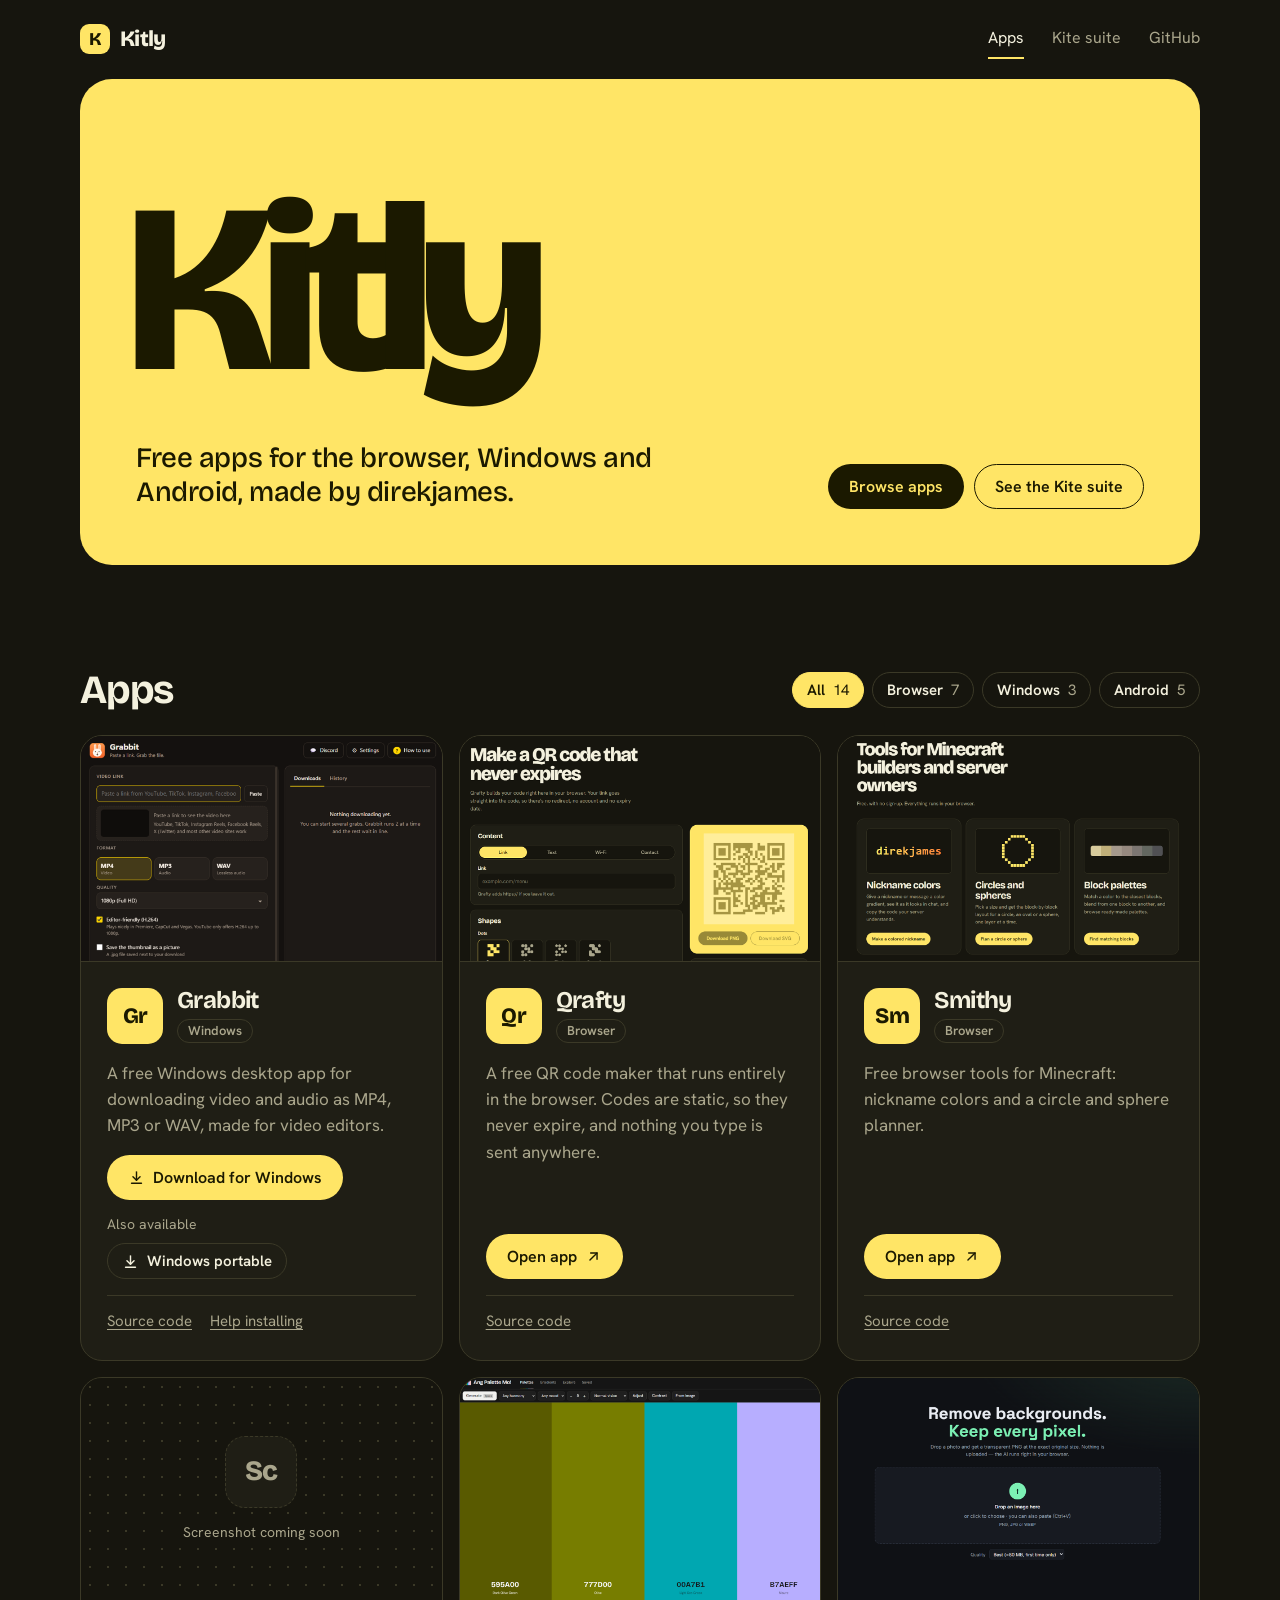
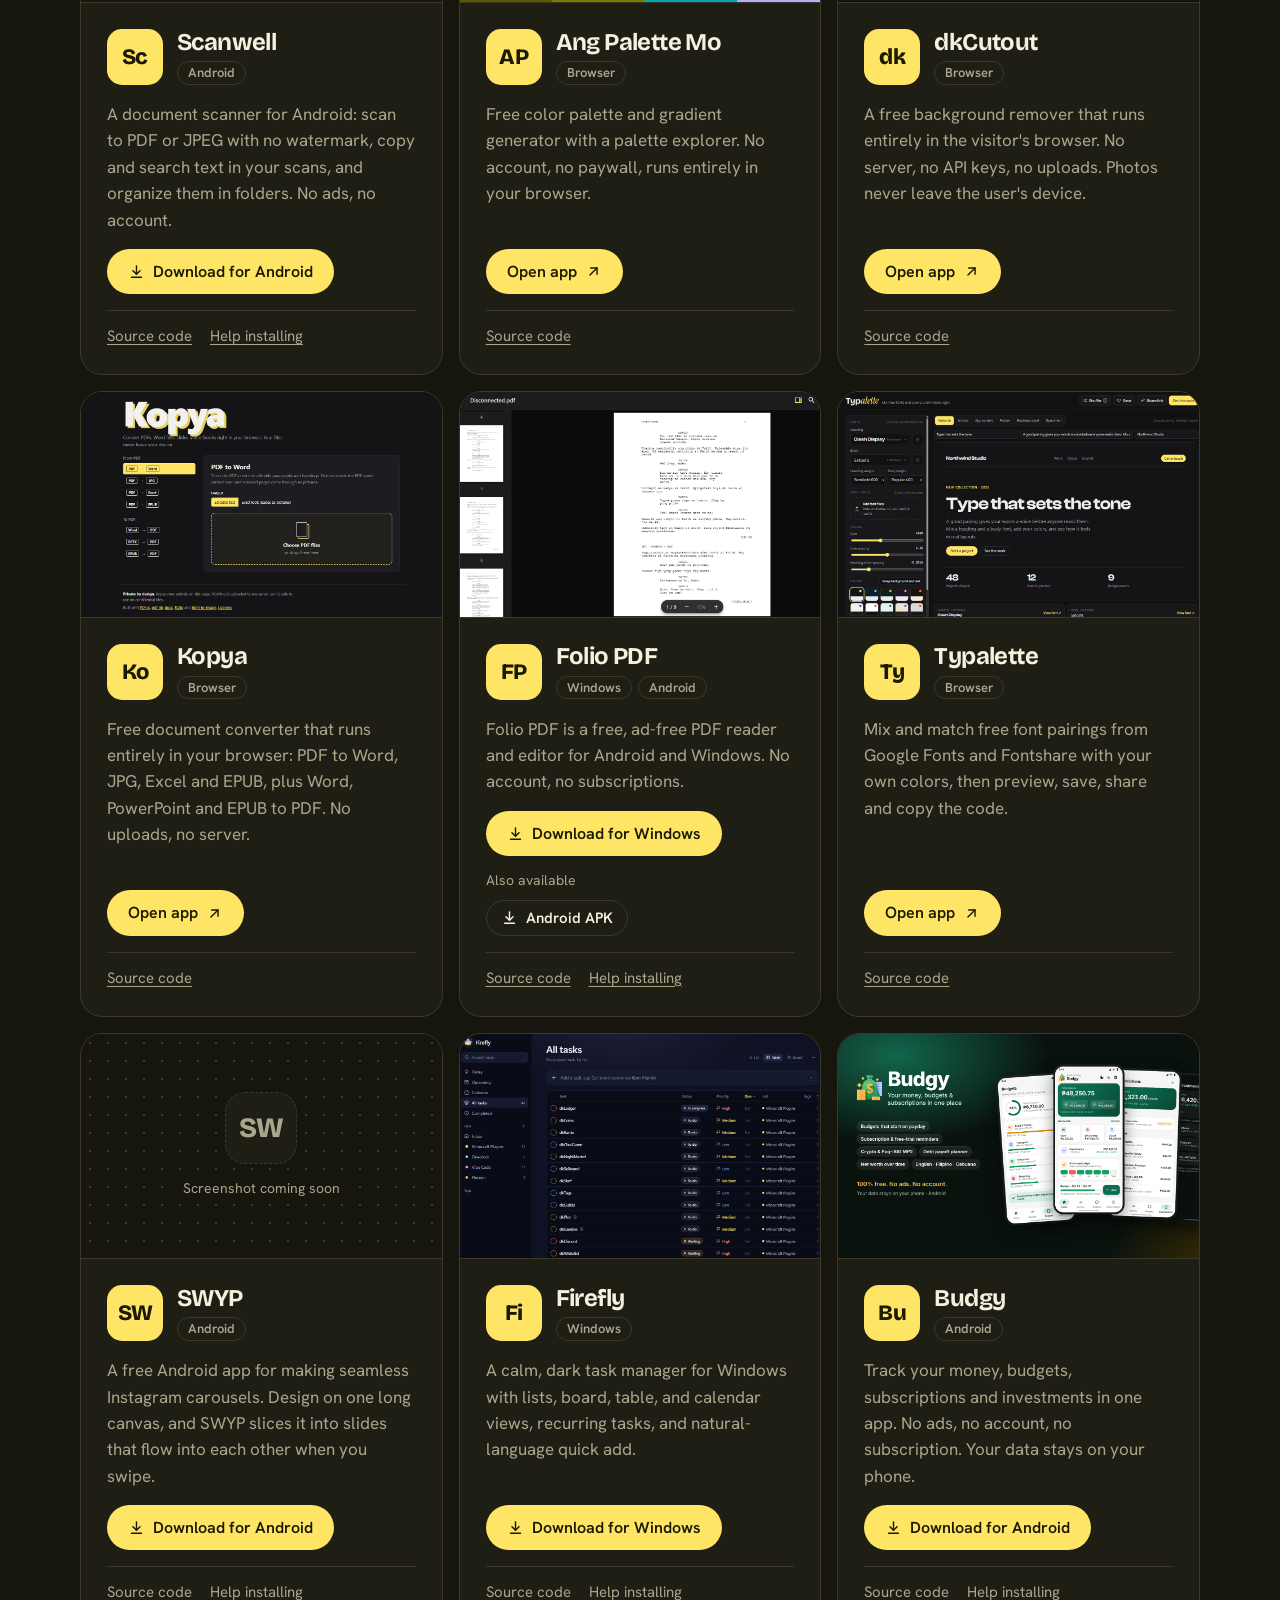
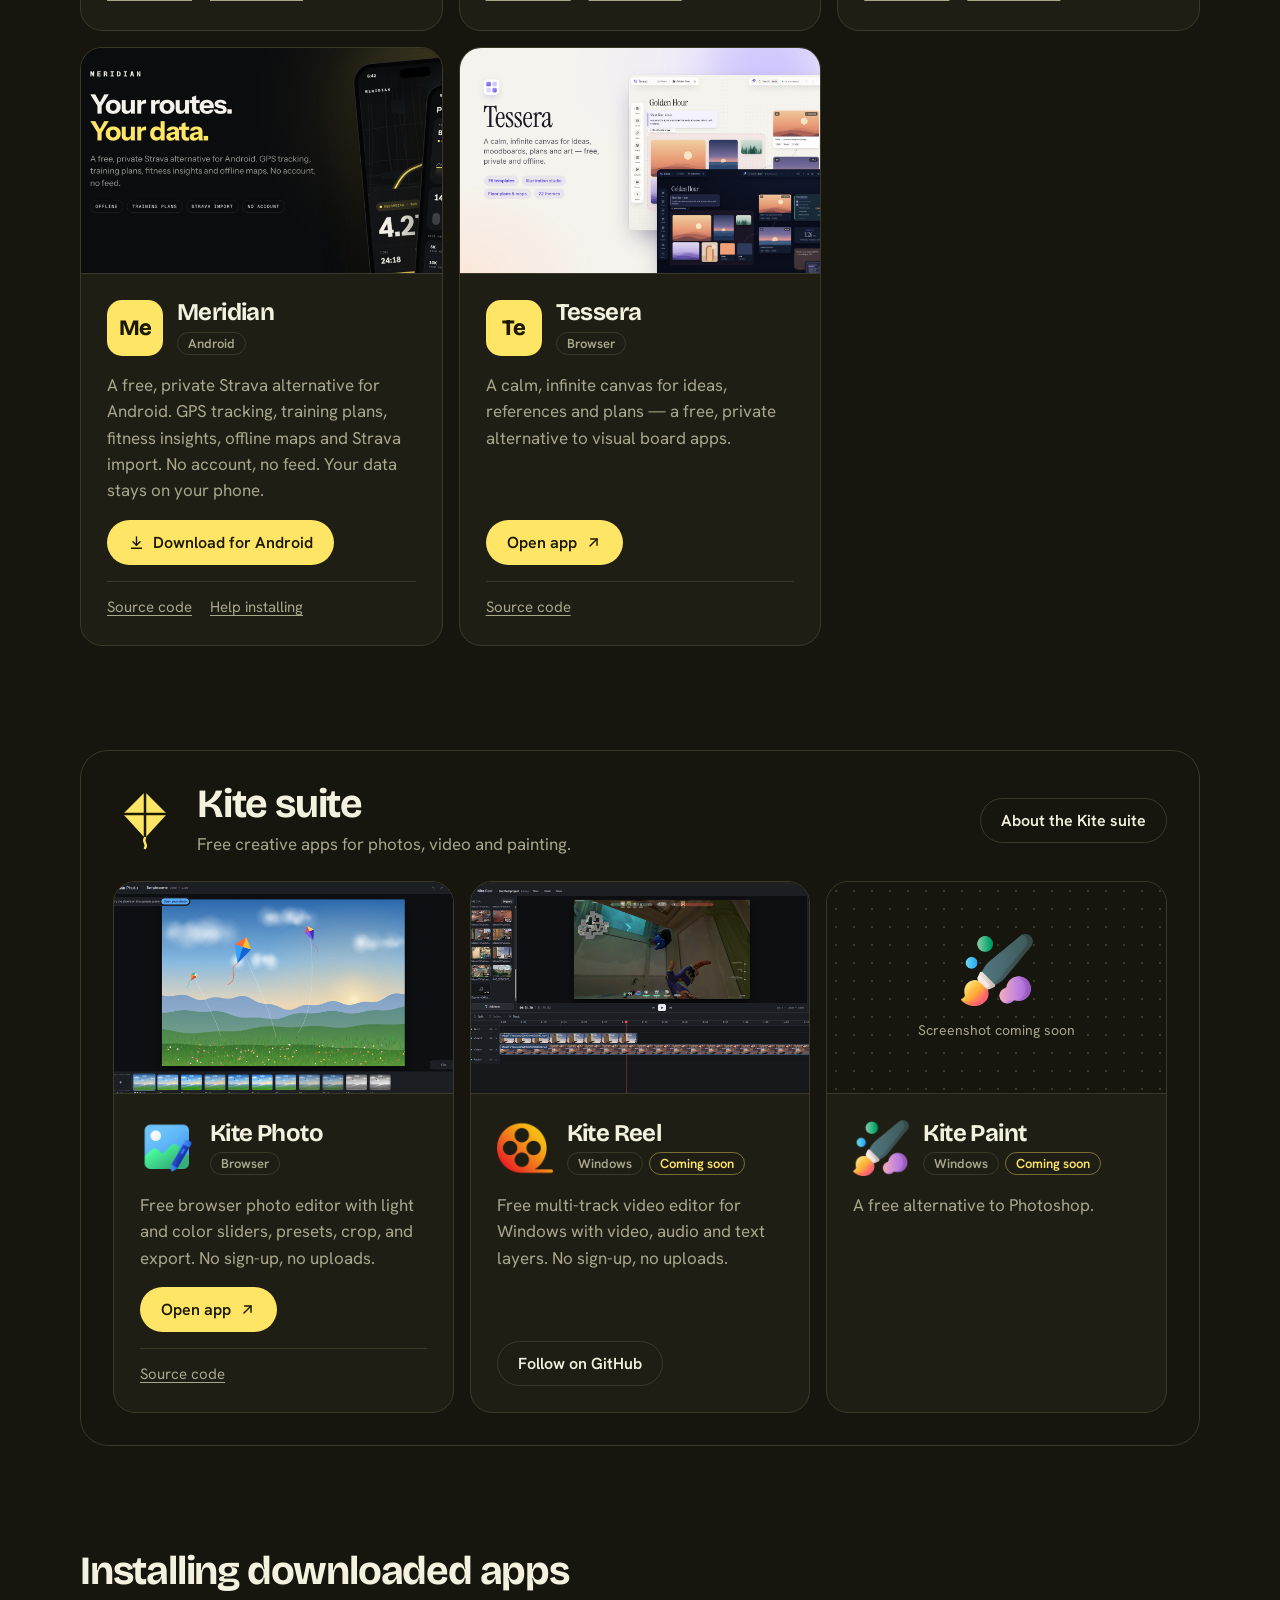
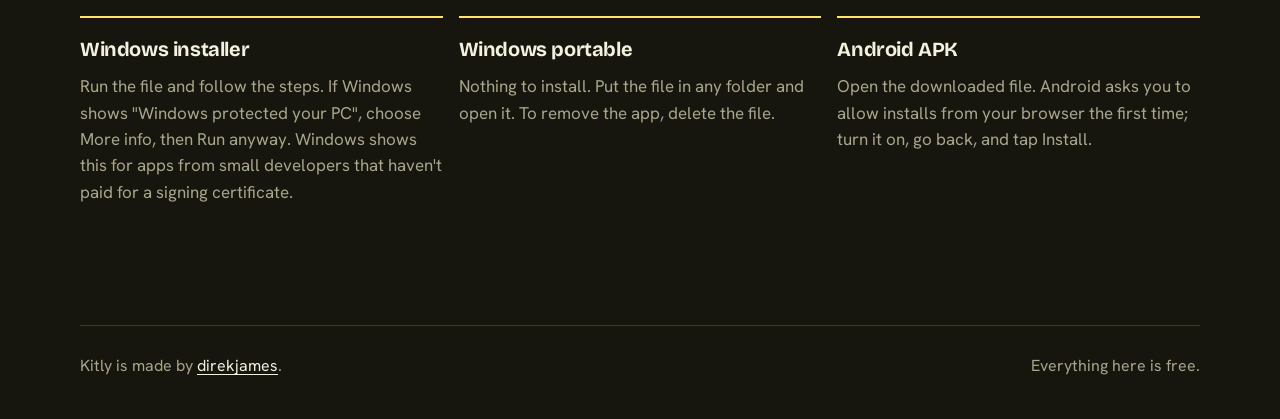
<file: index.html>
<!doctype html>
<html lang="en">
<head>
  <meta charset="utf-8">
  <meta name="viewport" content="width=device-width, initial-scale=1">
  <title>Kitly: free apps by direkjames</title>
  <meta name="description" content="Free apps for the browser, Windows and Android, made by direkjames.">
  <meta name="theme-color" content="#16150e">
  <meta property="og:title" content="Kitly: free apps by direkjames">
  <meta property="og:description" content="Free apps for the browser, Windows and Android, made by direkjames.">
  <meta property="og:type" content="website">
  <link rel="icon" href="data:image/svg+xml,%3Csvg xmlns='http://www.w3.org/2000/svg' viewBox='0 0 32 32'%3E%3Crect width='32' height='32' rx='9' fill='%23ffe566'/%3E%3Cpath d='M10 7v18M22 7l-10 10M15 14l8 11' fill='none' stroke='%231b1900' stroke-width='4' stroke-linecap='round' stroke-linejoin='round'/%3E%3C/svg%3E">
  <link rel="preconnect" href="https://fonts.googleapis.com">
  <link rel="preconnect" href="https://fonts.gstatic.com" crossorigin>
  <link href="https://fonts.googleapis.com/css2?family=Bricolage+Grotesque:opsz,wght@12..96,500;12..96,700;12..96,800&family=Hanken+Grotesk:wght@400;600&display=swap" rel="stylesheet">
  <link rel="stylesheet" href="assets/style.css">
</head>
<body data-home="">
  <a class="skip" href="#main">Skip to the apps</a>

  <header class="wrap topbar">
    <a class="mark" href="./" aria-label="Kitly home">
      <span class="mark-tile" aria-hidden="true">K</span>Kitly
    </a>
    <nav class="nav" aria-label="Main">
      <a href="index.html#apps" aria-current="page">Apps</a>
      <a href="kite.html">Kite suite</a>
      <a href="https://github.com/direkjames" data-profile rel="noopener">GitHub</a>
    </nav>
  </header>

  <main class="wrap" id="main">
    <section class="hero">
      <h1 class="hero-word">Kitly</h1>
      <div class="hero-row">
        <p class="hero-text" data-tagline>Free apps for the browser, Windows and Android, made by direkjames.</p>
        <div class="hero-links">
          <a class="btn btn-ink" href="#apps">Browse apps</a>
          <a class="btn btn-ink-line" href="#kite">See the Kite suite</a>
        </div>
      </div>
    </section>

    <section class="section" id="apps" aria-labelledby="apps-title">
      <div class="section-head">
        <h2 class="section-title" id="apps-title">Apps</h2>
        <div class="chips" data-filter role="group" aria-label="Show apps for"></div>
      </div>
      <div class="apps" data-apps></div>
    </section>

    <section class="section" id="kite" aria-labelledby="kite-title">
      <div class="suite">
        <div class="suite-head">
          <svg class="kite-mark" viewBox="0 0 64 64" aria-hidden="true"><path d="M32 4 54 26 32 50 10 26Z" fill="currentColor"/><path d="M32 4v46M10 26h44" stroke="#1b1900" stroke-width="2.5"/><path d="M32 50c-3 4 3 6 0 10" fill="none" stroke="currentColor" stroke-width="2.5" stroke-linecap="round"/></svg>
          <div>
            <h2 class="section-title" id="kite-title" data-suite-text="kite.name">Kite suite</h2>
            <p class="suite-line" data-suite-text="kite.line"></p>
          </div>
          <a class="btn btn-line suite-more" href="kite.html">About the Kite suite</a>
        </div>
        <div class="apps apps-suite" data-suite="kite"></div>
      </div>
    </section>

    <section class="section" id="install" aria-labelledby="install-title">
      <div class="section-head">
        <h2 class="section-title" id="install-title">Installing downloaded apps</h2>
      </div>
      <div class="help">
        <div class="help-item">
          <h3 class="help-name">Windows installer</h3>
          <p>Run the file and follow the steps. If Windows shows "Windows protected your PC", choose More info, then Run anyway. Windows shows this for apps from small developers that haven't paid for a signing certificate.</p>
        </div>
        <div class="help-item">
          <h3 class="help-name">Windows portable</h3>
          <p>Nothing to install. Put the file in any folder and open it. To remove the app, delete the file.</p>
        </div>
        <div class="help-item">
          <h3 class="help-name">Android APK</h3>
          <p>Open the downloaded file. Android asks you to allow installs from your browser the first time; turn it on, go back, and tap Install.</p>
        </div>
      </div>
    </section>

    <noscript><p class="noscript">Kitly needs JavaScript to list its apps. You can also find everything at <a href="https://github.com/direkjames">github.com/direkjames</a>.</p></noscript>
  </main>

  <footer class="wrap">
    <div class="footer">
      <p>Kitly is made by <a href="https://github.com/direkjames" data-profile rel="noopener">direkjames</a>.</p>
      <p>Everything here is free.</p>
    </div>
  </footer>

  <script src="assets/data.js"></script>
  <script src="assets/site.js"></script>
</body>
</html>
</file>
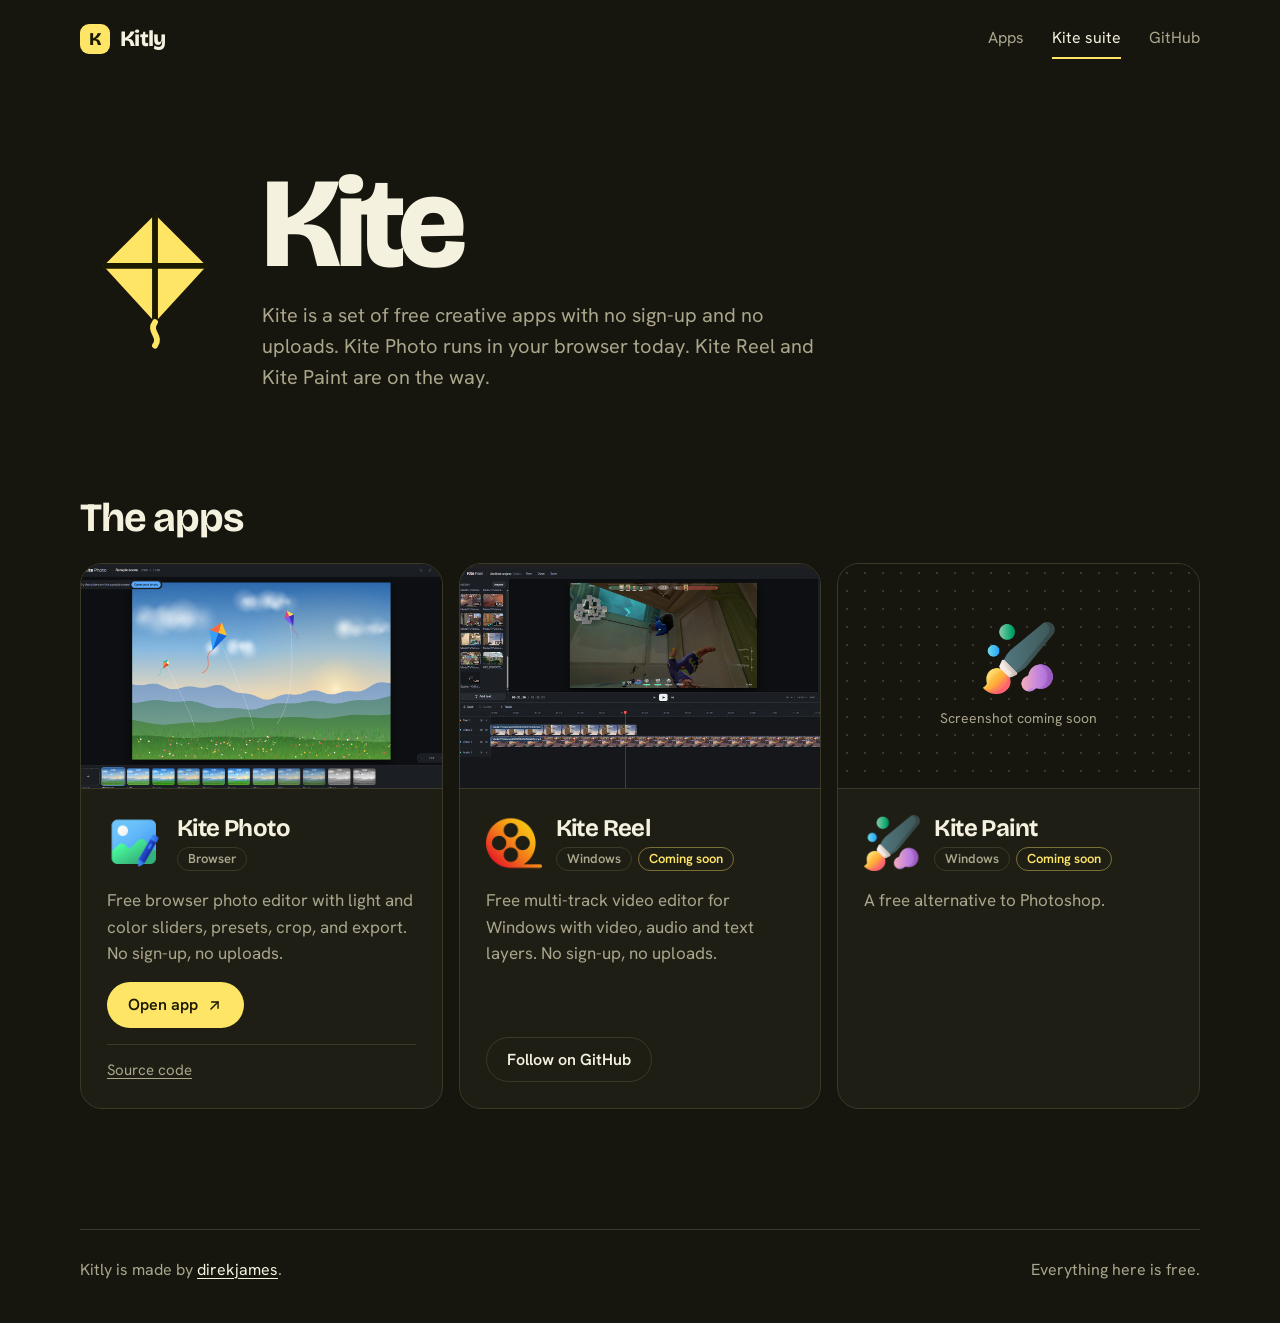
<file: kite.html>
<!doctype html>
<html lang="en">
<head>
  <meta charset="utf-8">
  <meta name="viewport" content="width=device-width, initial-scale=1">
  <title>Kite suite | Kitly</title>
  <meta name="description" content="Kite is a set of free creative apps for photos, video and painting, with no sign-up and no uploads.">
  <meta name="theme-color" content="#16150e">
  <meta property="og:title" content="Kite suite | Kitly">
  <meta property="og:description" content="Kite is a set of free creative apps for photos, video and painting, with no sign-up and no uploads.">
  <meta property="og:type" content="website">
  <link rel="icon" href="data:image/svg+xml,%3Csvg xmlns='http://www.w3.org/2000/svg' viewBox='0 0 32 32'%3E%3Crect width='32' height='32' rx='9' fill='%23ffe566'/%3E%3Cpath d='M10 7v18M22 7l-10 10M15 14l8 11' fill='none' stroke='%231b1900' stroke-width='4' stroke-linecap='round' stroke-linejoin='round'/%3E%3C/svg%3E">
  <link rel="preconnect" href="https://fonts.googleapis.com">
  <link rel="preconnect" href="https://fonts.gstatic.com" crossorigin>
  <link href="https://fonts.googleapis.com/css2?family=Bricolage+Grotesque:opsz,wght@12..96,500;12..96,700;12..96,800&family=Hanken+Grotesk:wght@400;600&display=swap" rel="stylesheet">
  <link rel="stylesheet" href="assets/style.css">
</head>
<body data-home="index.html">
  <a class="skip" href="#main">Skip to the apps</a>

  <header class="wrap topbar">
    <a class="mark" href="./" aria-label="Kitly home">
      <span class="mark-tile" aria-hidden="true">K</span>Kitly
    </a>
    <nav class="nav" aria-label="Main">
      <a href="index.html#apps">Apps</a>
      <a href="kite.html" aria-current="page">Kite suite</a>
      <a href="https://github.com/direkjames" data-profile rel="noopener">GitHub</a>
    </nav>
  </header>

  <main class="wrap" id="main">
    <section class="kite-hero">
      <svg class="kite-mark" viewBox="0 0 64 64" aria-hidden="true"><path d="M32 4 54 26 32 50 10 26Z" fill="currentColor"/><path d="M32 4v46M10 26h44" stroke="#1b1900" stroke-width="2.5"/><path d="M32 50c-3 4 3 6 0 10" fill="none" stroke="currentColor" stroke-width="2.5" stroke-linecap="round"/></svg>
      <div>
        <h1 class="kite-title">Kite</h1>
        <p class="kite-intro" data-suite-text="kite.intro"></p>
      </div>
    </section>

    <section class="section" aria-labelledby="kite-apps-title">
      <div class="section-head">
        <h2 class="section-title" id="kite-apps-title">The apps</h2>
      </div>
      <div class="apps apps-suite" data-suite="kite"></div>
    </section>

    <noscript><p class="noscript">Kitly needs JavaScript to list its apps. You can also find everything at <a href="https://github.com/direkjames">github.com/direkjames</a>.</p></noscript>
  </main>

  <footer class="wrap">
    <div class="footer">
      <p>Kitly is made by <a href="https://github.com/direkjames" data-profile rel="noopener">direkjames</a>.</p>
      <p>Everything here is free.</p>
    </div>
  </footer>

  <script src="assets/data.js"></script>
  <script src="assets/site.js"></script>
</body>
</html>
</file>
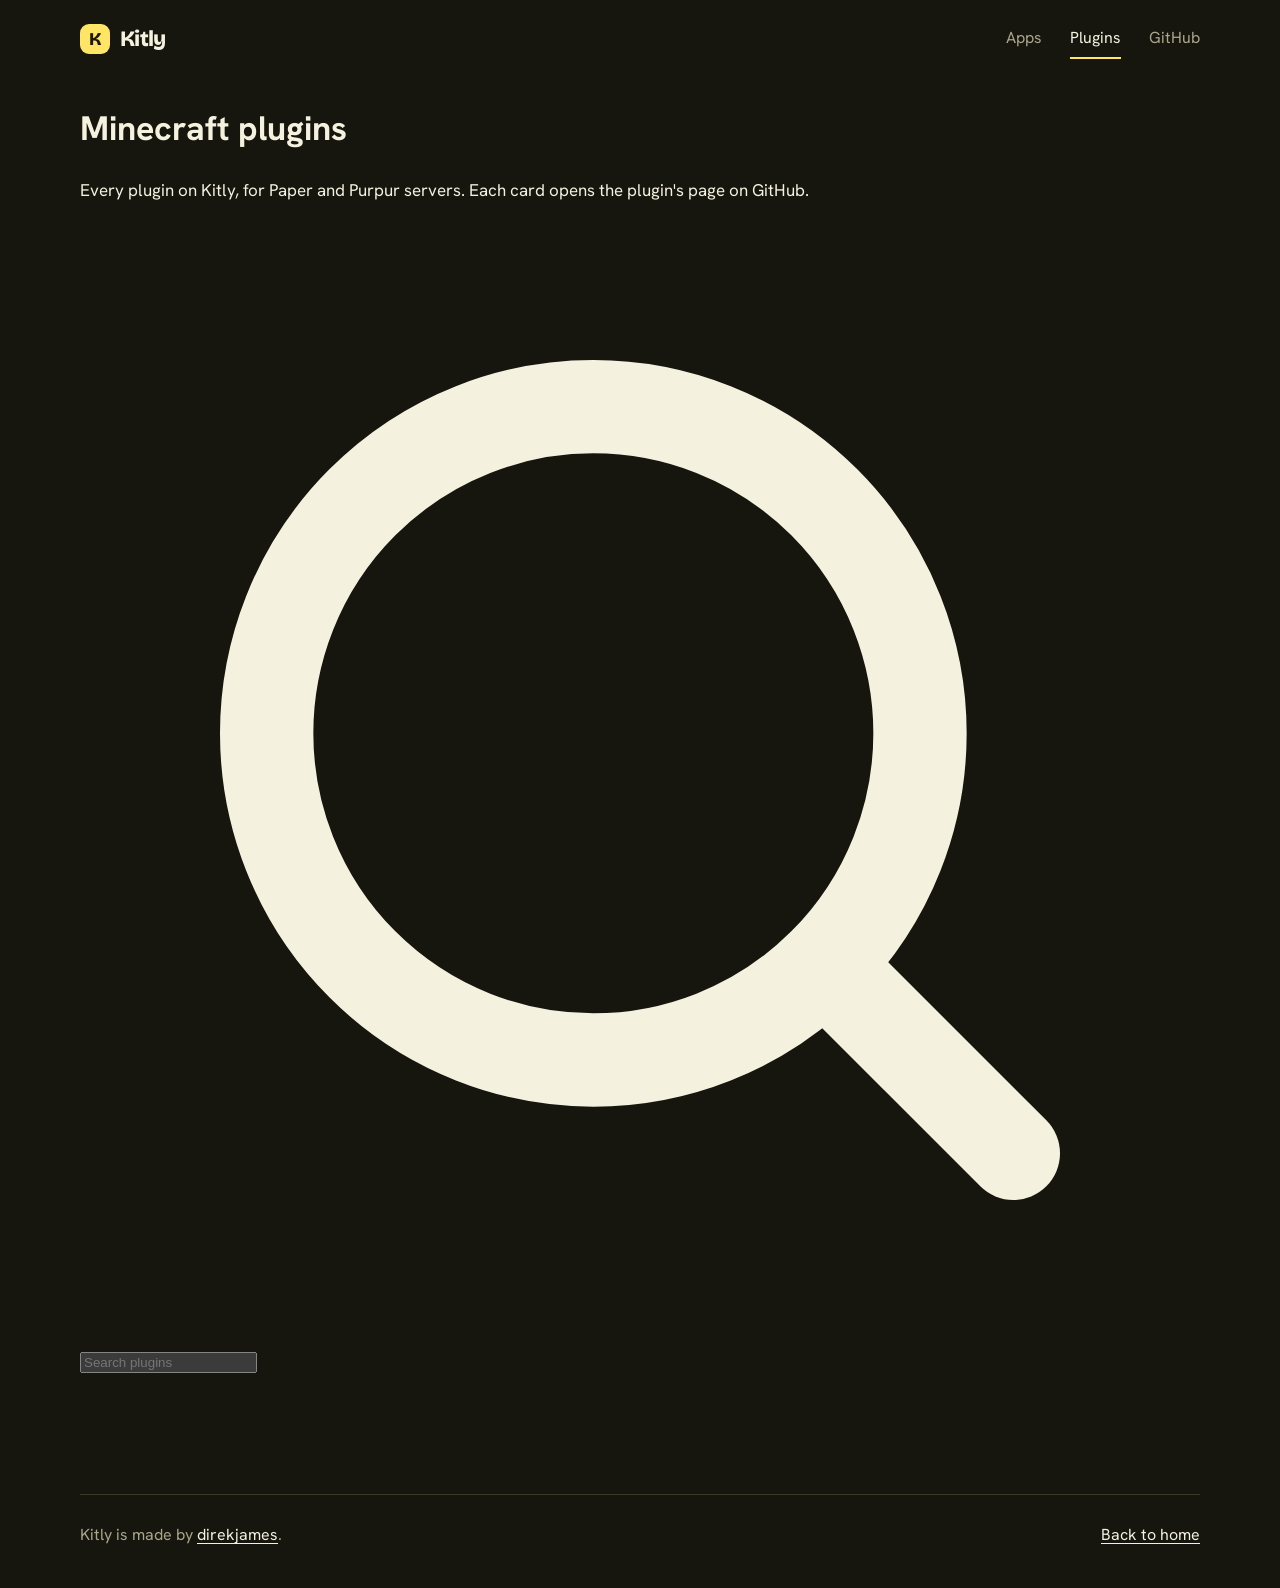
<file: plugins.html>
<!doctype html>
<html lang="en">
<head>
  <meta charset="utf-8">
  <meta name="viewport" content="width=device-width, initial-scale=1">
  <title>Minecraft plugins | Kitly</title>
  <meta name="description" content="Every Minecraft plugin on Kitly, made by direkjames for Paper and Purpur servers.">
  <meta name="theme-color" content="#16150e">
  <meta property="og:title" content="Minecraft plugins | Kitly">
  <meta property="og:description" content="Every Minecraft plugin on Kitly, made by direkjames.">
  <meta property="og:type" content="website">
  <link rel="icon" href="data:image/svg+xml,%3Csvg xmlns='http://www.w3.org/2000/svg' viewBox='0 0 32 32'%3E%3Crect width='32' height='32' rx='9' fill='%23ffe566'/%3E%3Cpath d='M10 7v18M22 7l-10 10M15 14l8 11' fill='none' stroke='%231b1900' stroke-width='4' stroke-linecap='round' stroke-linejoin='round'/%3E%3C/svg%3E">
  <link rel="preconnect" href="https://fonts.googleapis.com">
  <link rel="preconnect" href="https://fonts.gstatic.com" crossorigin>
  <link href="https://fonts.googleapis.com/css2?family=Bricolage+Grotesque:opsz,wght@12..96,500;12..96,700;12..96,800&family=Hanken+Grotesk:wght@400;600&display=swap" rel="stylesheet">
  <link rel="stylesheet" href="assets/style.css">
</head>
<body>
  <a class="skip" href="#list">Skip to the plugins</a>

  <header class="wrap topbar">
    <a class="mark" href="./" aria-label="Kitly home">
      <span class="mark-tile" aria-hidden="true">K</span>Kitly
    </a>
    <nav class="nav" aria-label="Main">
      <a href="./#apps">Apps</a>
      <a href="plugins.html" aria-current="page">Plugins</a>
      <a href="https://github.com/direkjames" data-profile target="_blank" rel="noopener">GitHub</a>
    </nav>
  </header>

  <main class="wrap">
    <div class="page-head">
      <h1 class="page-title">Minecraft plugins</h1>
      <p class="page-lede">Every plugin on Kitly, for Paper and Purpur servers. Each card opens the plugin's page on GitHub.</p>
    </div>

    <div class="search">
      <div class="search-field">
        <svg viewBox="0 0 24 24" fill="none" stroke="currentColor" stroke-width="2" stroke-linecap="round" aria-hidden="true"><circle cx="11" cy="11" r="7"/><path d="m20 20-3.5-3.5"/></svg>
        <input type="search" data-search placeholder="Search plugins" aria-label="Search plugins" autocomplete="off">
      </div>
      <p class="count" data-count aria-live="polite"></p>
    </div>

    <div class="plugins" id="list" data-plugins-all></div>

    <div class="empty" data-empty hidden>
      <p>No plugins match <strong>&ldquo;<span data-empty-term></span>&rdquo;</strong>. Try a shorter word, like &ldquo;bank&rdquo; or &ldquo;chat&rdquo;.</p>
      <button class="btn btn-line" type="button" data-clear>Clear search</button>
    </div>

    <noscript>
      <p class="noscript">Kitly needs JavaScript to list its plugins. You can also find everything at <a href="https://github.com/direkjames">github.com/direkjames</a>.</p>
    </noscript>
  </main>

  <footer class="wrap">
    <div class="footer">
      <p>Kitly is made by <a href="https://github.com/direkjames" data-profile target="_blank" rel="noopener">direkjames</a>.</p>
      <p><a href="./">Back to home</a></p>
    </div>
  </footer>

  <script src="assets/data.js"></script>
  <script src="assets/site.js"></script>
</body>
</html>
</file>
<file: assets/style.css>
:root {
  --bg: #16150e;
  --surface: #1f1e15;
  --surface-hi: #2a281b;
  --line: #3b3927;
  --text: #f4f1de;
  --muted: #aaa68c;
  --accent: #ffe566;
  --accent-ink: #1b1900;

  --font-display: "Bricolage Grotesque", "Segoe UI", system-ui, sans-serif;
  --font-body: "Hanken Grotesk", "Segoe UI", system-ui, -apple-system, sans-serif;

  --wrap: 1120px;
  --gutter: clamp(16px, 4vw, 40px);
  color-scheme: dark;
}

* { box-sizing: border-box; }

html { -webkit-text-size-adjust: 100%; scroll-behavior: smooth; }

body {
  margin: 0;
  background: var(--bg);
  color: var(--text);
  font-family: var(--font-body);
  font-size: 1.0625rem;
  line-height: 1.55;
  -webkit-font-smoothing: antialiased;
}

a { color: inherit; }

[hidden] { display: none !important; }

:focus-visible {
  outline: 2px solid var(--accent);
  outline-offset: 3px;
  border-radius: 6px;
}

.wrap {
  width: 100%;
  max-width: calc(var(--wrap) + var(--gutter) * 2);
  margin: 0 auto;
  padding: 0 var(--gutter);
}

.skip { position: absolute; left: -9999px; }
.skip:focus {
  left: var(--gutter);
  top: 12px;
  z-index: 10;
  background: var(--accent);
  color: var(--accent-ink);
  padding: 8px 14px;
  border-radius: 8px;
}

/* Top bar */

.topbar {
  display: flex;
  align-items: center;
  justify-content: space-between;
  gap: 16px;
  padding-top: 20px;
  padding-bottom: 20px;
}

.mark {
  display: inline-flex;
  align-items: center;
  gap: 10px;
  font-family: var(--font-display);
  font-weight: 800;
  font-size: 1.375rem;
  letter-spacing: -0.03em;
  text-decoration: none;
}
.mark-tile {
  display: grid;
  place-items: center;
  width: 30px;
  height: 30px;
  border-radius: 9px;
  background: var(--accent);
  color: var(--accent-ink);
  font-size: 1.125rem;
  line-height: 1;
}

.nav {
  display: flex;
  gap: clamp(14px, 3vw, 28px);
  font-size: 1rem;
}
.nav a {
  text-decoration: none;
  color: var(--muted);
  padding: 6px 0;
  border-bottom: 2px solid transparent;
}
.nav a:hover { color: var(--text); }
.nav a[aria-current="page"] {
  color: var(--text);
  border-bottom-color: var(--accent);
}

/* Hero: the one loud thing on the home page */

.hero {
  background: var(--accent);
  color: var(--accent-ink);
  border-radius: clamp(20px, 3vw, 32px);
  padding: clamp(24px, 5vw, 56px);
  padding-top: clamp(40px, 9vw, 120px);
}
.hero :focus-visible { outline-color: var(--accent-ink); }

.hero-word {
  margin: 0;
  margin-left: -0.04em;
  font-family: var(--font-display);
  font-weight: 800;
  font-size: clamp(5rem, 22vw, 15rem);
  line-height: 0.8;
  letter-spacing: -0.06em;
}

.hero-row {
  display: flex;
  flex-wrap: wrap;
  align-items: flex-end;
  justify-content: space-between;
  gap: 24px;
  margin-top: clamp(28px, 5vw, 56px);
}

.hero-text {
  margin: 0;
  max-width: 30ch;
  font-family: var(--font-display);
  font-weight: 500;
  font-size: clamp(1.25rem, 2.6vw, 1.75rem);
  line-height: 1.2;
  letter-spacing: -0.015em;
}

.hero-links { display: flex; flex-wrap: wrap; gap: 10px; }

/* Buttons */

.btn {
  display: inline-flex;
  align-items: center;
  justify-content: center;
  gap: 8px;
  padding: 12px 20px;
  border-radius: 999px;
  border: 1.5px solid transparent;
  background: transparent;
  font: inherit;
  font-weight: 600;
  font-size: 1rem;
  line-height: 1.2;
  text-decoration: none;
  cursor: pointer;
  transition: background-color 0.15s, color 0.15s, border-color 0.15s;
}
.btn svg { width: 17px; height: 17px; flex: none; }
.btn-small { padding: 8px 14px; font-size: 0.9375rem; }
.btn-note { font-weight: 400; color: var(--muted); }

.btn-ink { background: var(--accent-ink); color: var(--accent); }
.btn-ink:hover { background: #33300a; }

.btn-ink-line { border-color: var(--accent-ink); color: var(--accent-ink); }
.btn-ink-line:hover { background: var(--accent-ink); color: var(--accent); }

.btn-accent { background: var(--accent); color: var(--accent-ink); }
.btn-accent:hover { background: #fff0a3; }

.btn-line { border-color: var(--line); color: var(--text); }
.btn-line:hover { border-color: var(--accent); color: var(--accent); }
.btn-line:hover .btn-note { color: inherit; }

/* Sections */

.section { padding-top: clamp(56px, 9vw, 104px); }

.section-head {
  display: flex;
  flex-wrap: wrap;
  align-items: center;
  justify-content: space-between;
  gap: 14px 20px;
  margin-bottom: 24px;
}

.section-title {
  margin: 0;
  font-family: var(--font-display);
  font-weight: 700;
  font-size: clamp(1.75rem, 4vw, 2.5rem);
  line-height: 1.05;
  letter-spacing: -0.03em;
}

/* Platform filter */

.chips { display: flex; flex-wrap: wrap; gap: 8px; }
.chip {
  display: inline-flex;
  align-items: center;
  gap: 8px;
  padding: 8px 14px;
  border-radius: 999px;
  border: 1.5px solid var(--line);
  background: transparent;
  color: var(--text);
  font: inherit;
  font-weight: 600;
  font-size: 0.9375rem;
  line-height: 1.2;
  cursor: pointer;
  transition: background-color 0.15s, color 0.15s, border-color 0.15s;
}
.chip:hover { border-color: var(--accent); }
.chip-count { color: var(--muted); font-weight: 400; }
.chip[aria-pressed="true"] {
  background: var(--accent);
  border-color: var(--accent);
  color: var(--accent-ink);
}
.chip[aria-pressed="true"] .chip-count { color: var(--accent-ink); }

/* App cards */

.apps {
  display: grid;
  grid-template-columns: repeat(auto-fill, minmax(min(100%, 330px), 1fr));
  gap: 16px;
}

.app {
  display: flex;
  flex-direction: column;
  background: var(--surface);
  border: 1px solid var(--line);
  border-radius: 22px;
  overflow: hidden;
  min-width: 0;
}

.app-body {
  flex: 1;
  display: flex;
  flex-direction: column;
  gap: 16px;
  padding: clamp(20px, 2.6vw, 26px);
}

/* Screenshot, or a placeholder until there is one */
.app-thumb {
  aspect-ratio: 16 / 10;
  background: var(--bg);
  border-bottom: 1px solid var(--line);
  overflow: hidden;
}
.thumb-shot {
  display: block;
  width: 100%;
  height: 100%;
  object-fit: cover;
  object-position: top center;
}
.app-thumb.is-empty {
  display: flex;
  flex-direction: column;
  align-items: center;
  justify-content: center;
  gap: 14px;
  background-color: var(--bg);
  background-image: radial-gradient(var(--line) 1px, transparent 1px);
  background-size: 18px 18px;
}
.thumb-icon {
  width: 72px;
  height: 72px;
  object-fit: contain;
}
.thumb-letters {
  display: grid;
  place-items: center;
  border-radius: 20px;
  border: 1.5px dashed var(--line);
  background: var(--surface);
  color: var(--muted);
  font-family: var(--font-display);
  font-weight: 800;
  font-size: 1.75rem;
  letter-spacing: -0.03em;
}
.thumb-note {
  color: var(--muted);
  font-size: 0.875rem;
  background: var(--bg);
  padding: 0 8px;
}

.app-top {
  display: flex;
  align-items: center;
  gap: 14px;
}
.app-icon {
  flex: none;
  display: grid;
  place-items: center;
  width: 56px;
  height: 56px;
  border-radius: 15px;
  background: var(--accent);
  color: var(--accent-ink);
  font-family: var(--font-display);
  font-weight: 800;
  font-size: 1.375rem;
  letter-spacing: -0.03em;
  object-fit: cover;
}
.app-titles { min-width: 0; }
.app-name {
  margin: 0 0 6px;
  font-family: var(--font-display);
  font-weight: 700;
  font-size: 1.5rem;
  line-height: 1.05;
  letter-spacing: -0.025em;
}
.app-tags {
  margin: 0;
  padding: 0;
  list-style: none;
  display: flex;
  flex-wrap: wrap;
  gap: 6px;
}
.app-tags li {
  font-size: 0.8125rem;
  font-weight: 600;
  line-height: 1.2;
  color: var(--muted);
  border: 1px solid var(--line);
  border-radius: 999px;
  padding: 3px 10px;
}
.app-tags li.is-soon { color: var(--accent); border-color: rgba(255, 229, 102, 0.4); }

.app-desc { margin: 0; color: var(--muted); }

.app-actions {
  display: grid;
  gap: 14px;
  margin-top: auto;
  justify-items: start;
}
.app-downloads { display: grid; gap: 14px; width: 100%; }
.app-main {
  display: flex;
  flex-wrap: wrap;
  align-items: center;
  gap: 8px 14px;
}
.app-meta { margin: 0; color: var(--muted); font-size: 0.9375rem; }

.app-more {
  display: flex;
  flex-wrap: wrap;
  align-items: center;
  gap: 8px;
}
.app-more-label {
  width: 100%;
  color: var(--muted);
  font-size: 0.875rem;
}

.app-foot {
  display: flex;
  flex-wrap: wrap;
  gap: 6px 18px;
  padding-top: 14px;
  border-top: 1px solid var(--line);
  font-size: 0.9375rem;
}
.app-link {
  color: var(--muted);
  text-underline-offset: 3px;
}
.app-link:hover { color: var(--accent); }

/* Kite suite */

.kite-mark { width: 64px; height: 64px; color: var(--accent); flex: none; }

.suite {
  border: 1px solid var(--line);
  border-radius: 28px;
  padding: clamp(18px, 3vw, 32px);
  background: var(--bg);
}
.suite-head {
  display: flex;
  flex-wrap: wrap;
  align-items: center;
  gap: 16px 20px;
  margin-bottom: 24px;
}
.suite-head > div { flex: 1 1 260px; }
.suite-line { margin: 6px 0 0; color: var(--muted); }
.apps-suite .app { background: var(--surface); }
img.app-icon,
.apps-suite img.app-icon {
  background: none;
  border: 0;
  border-radius: 0;
  object-fit: contain;
}
.apps-suite .app-icon {
  background: var(--accent-ink);
  color: var(--accent);
  border: 1.5px solid var(--accent);
}

.kite-hero {
  display: flex;
  flex-wrap: wrap;
  align-items: center;
  gap: 20px 32px;
  padding: clamp(32px, 7vw, 88px) 0 0;
}
.kite-hero .kite-mark { width: clamp(88px, 14vw, 150px); height: auto; }
.kite-hero > div { flex: 1 1 320px; }
.kite-title {
  margin: 0;
  font-family: var(--font-display);
  font-weight: 800;
  font-size: clamp(3.5rem, 12vw, 8rem);
  line-height: 0.9;
  letter-spacing: -0.05em;
}
.kite-intro {
  margin: 18px 0 0;
  max-width: 52ch;
  color: var(--muted);
  font-size: clamp(1.0625rem, 1.6vw, 1.25rem);
}

.notfound { padding: clamp(48px, 10vw, 120px) 0 0; }
.notfound .kite-title { font-size: clamp(2.75rem, 8vw, 5rem); }
.notfound .btn { margin-top: 28px; }

/* Install help */

.help {
  display: grid;
  grid-template-columns: repeat(auto-fit, minmax(min(100%, 280px), 1fr));
  gap: 16px;
}
.help-item {
  border-top: 2px solid var(--accent);
  padding-top: 16px;
}
.help-name {
  margin: 0 0 8px;
  font-family: var(--font-display);
  font-weight: 700;
  font-size: 1.25rem;
  letter-spacing: -0.02em;
}
.help-item p { margin: 0; color: var(--muted); }

/* Footer */

.footer {
  margin-top: clamp(64px, 10vw, 120px);
  border-top: 1px solid var(--line);
  padding-top: 28px;
  padding-bottom: 40px;
  display: flex;
  flex-wrap: wrap;
  justify-content: space-between;
  gap: 12px 24px;
  color: var(--muted);
  font-size: 1rem;
}
.footer p { margin: 0; }
.footer a { color: var(--text); text-underline-offset: 3px; }
.footer a:hover { color: var(--accent); }

.noscript {
  border: 1px solid var(--line);
  border-radius: 14px;
  padding: 20px;
  color: var(--muted);
}

@media (max-width: 520px) {
  .hero-links .btn { flex: 1 1 auto; }
  .suite-more { width: 100%; }
}

@media (prefers-reduced-motion: reduce) {
  html { scroll-behavior: auto; }
  * { transition: none !important; }
}
</file>
